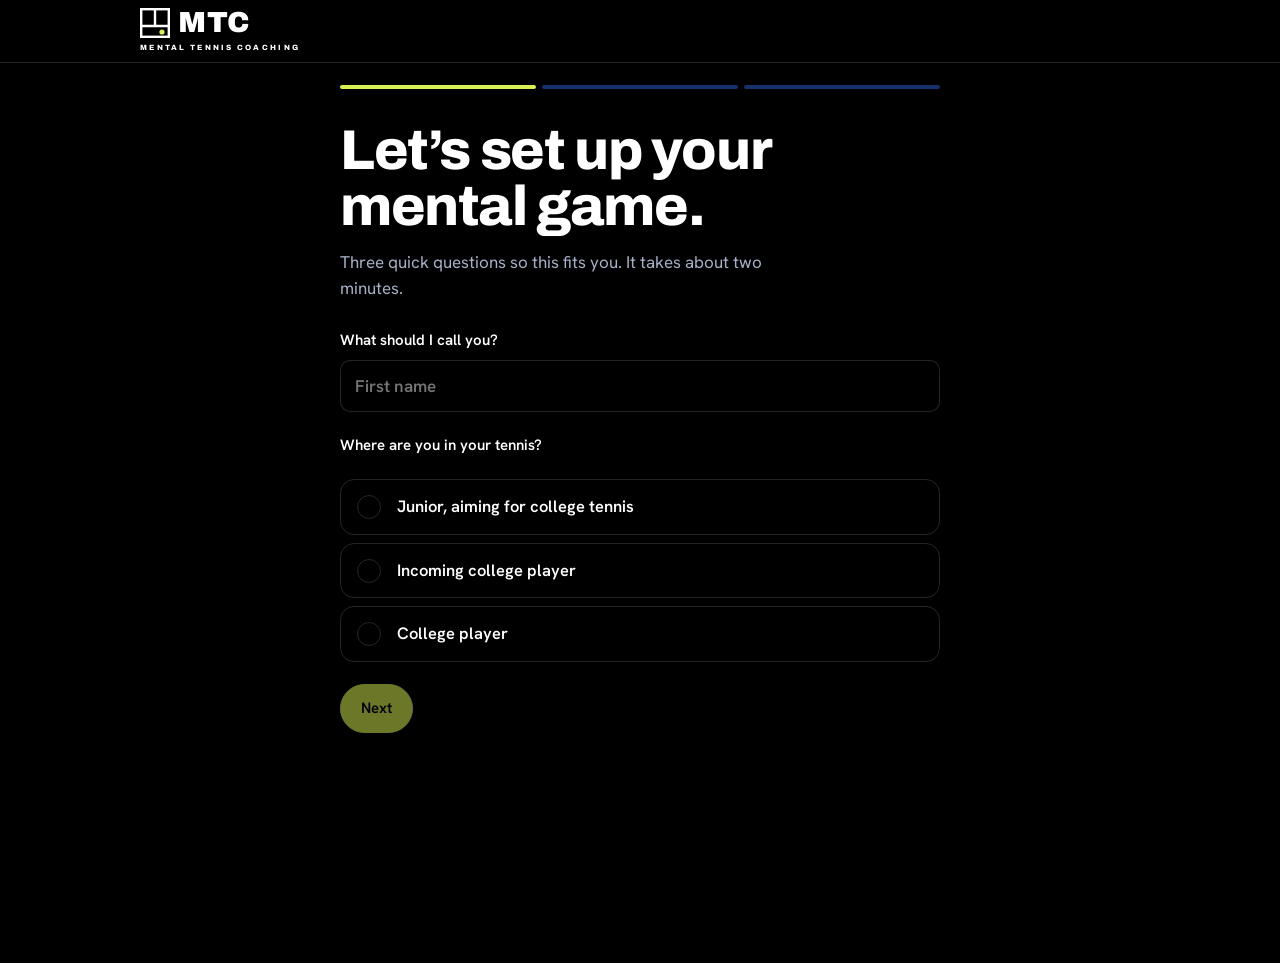
<file: index.html>
<!doctype html>
<html lang="en">
<head>
<meta charset="utf-8">
<meta name="viewport" content="width=device-width,initial-scale=1,viewport-fit=cover">
<title>MTC: Mental Tennis Coaching</title>
<meta name="description" content="Train the mental side of your tennis. Roadmap, journal, weekly reflection and lessons from Bendix.">
<meta name="theme-color" content="#000000">
<link rel="manifest" href="manifest.webmanifest">
<link rel="icon" href="icons/icon-192.png">
<link rel="apple-touch-icon" href="icons/apple-touch-icon.png">
<meta name="apple-mobile-web-app-capable" content="yes">
<meta name="mobile-web-app-capable" content="yes">
<meta name="apple-mobile-web-app-title" content="MTC">
<meta name="apple-mobile-web-app-status-bar-style" content="black">
<link rel="preconnect" href="https://fonts.googleapis.com">
<link rel="preconnect" href="https://fonts.gstatic.com" crossorigin>
<link rel="stylesheet" href="https://fonts.googleapis.com/css2?family=Archivo:wght@600;700;800;900&family=Hanken+Grotesk:wght@400;500;600;700&display=swap">
<link rel="stylesheet" href="app.css">
</head>
<body>
<header class="bar" id="topbar"><div class="wrap">
  <a class="mark" href="#roadmap" aria-label="MTC, Mental Tennis Coaching, home">
    <span class="mtop"><svg width="30" height="30" viewBox="0 0 30 30" aria-hidden="true"><rect x="1.2" y="1.2" width="27.6" height="27.6" fill="none" stroke="#FFFFFF" stroke-width="2.4"/><path d="M15 1v17M1 18h28" stroke="#FFFFFF" stroke-width="2.4"/><circle cx="22" cy="24" r="2.6" fill="#D7EF4F"/></svg><span class="mw">MTC</span></span>
    <span class="msub">MENTAL TENNIS COACHING</span>
  </a>
  <nav class="tabs" aria-label="Sections">
    <a href="#roadmap" data-tab="roadmap">Roadmap</a>
    <a href="#foundation" data-tab="foundation">Foundation</a>
    <a href="#journal" data-tab="journal">Journal</a>
    <a href="#classroom" data-tab="classroom">Classroom</a>
    <a href="#community" data-tab="community">Community</a>
  </nav>
</div></header>

<main id="app"></main>

<nav class="bottom" id="bottomnav" aria-label="Sections">
  <a href="#roadmap" data-tab="roadmap"><svg viewBox="0 0 24 24" aria-hidden="true"><path d="M4 19V5l5 2 6-2 5 2v14l-5-2-6 2-5-2z"/><path d="M9 7v14M15 5v12"/></svg><span>Roadmap</span></a>
  <a href="#foundation" data-tab="foundation"><svg viewBox="0 0 24 24" aria-hidden="true"><rect x="4" y="4" width="16" height="16"/><path d="M12 4v10M4 14h16"/></svg><span>Foundation</span></a>
  <a href="#journal" data-tab="journal"><svg viewBox="0 0 24 24" aria-hidden="true"><path d="M6 3h12v18H6z"/><path d="M9 8h6M9 12h6M9 16h4"/></svg><span>Journal</span></a>
  <a href="#classroom" data-tab="classroom"><svg viewBox="0 0 24 24" aria-hidden="true"><rect x="3" y="5" width="18" height="14" rx="2"/><path d="M10 9l5 3-5 3z"/></svg><span>Classroom</span></a>
  <a href="#community" data-tab="community"><svg viewBox="0 0 24 24" aria-hidden="true"><circle cx="9" cy="9" r="3"/><circle cx="17" cy="10" r="2.5"/><path d="M3 20c0-3.5 2.5-6 6-6s6 2.5 6 6M15 15c3 0 6 1.5 6 5"/></svg><span>Community</span></a>
</nav>

<div id="rehearse" class="rehearse" hidden role="dialog" aria-modal="true" aria-label="Rehearse your player identity"></div>
<div id="toast" hidden></div>

<script src="content.js"></script>
<script src="app.js"></script>
</body>
</html>
</file>
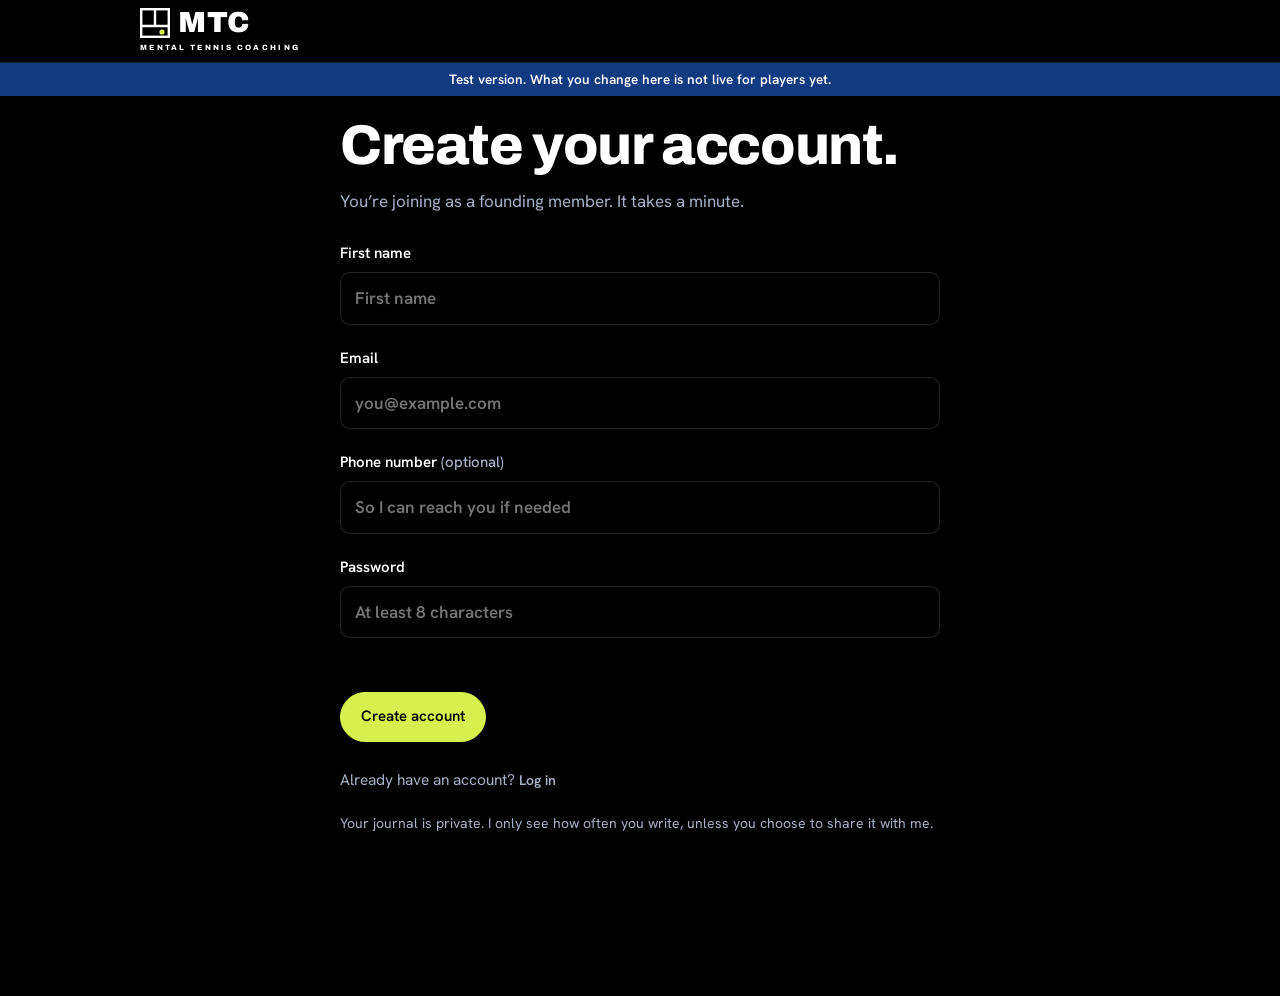
<file: beta/index.html>
<!doctype html>
<html lang="en">
<head>
<meta charset="utf-8">
<meta name="viewport" content="width=device-width,initial-scale=1,viewport-fit=cover">
<title>MTC Beta: Mental Tennis Coaching</title>
<meta name="description" content="Train the mental side of your tennis. Roadmap, journal, weekly reflection and lessons from Bendix.">
<meta name="theme-color" content="#000000">
<link rel="manifest" href="manifest.webmanifest">
<link rel="icon" href="icons/icon-192.png">
<link rel="apple-touch-icon" href="icons/apple-touch-icon.png">
<meta name="apple-mobile-web-app-capable" content="yes">
<meta name="mobile-web-app-capable" content="yes">
<meta name="apple-mobile-web-app-title" content="MTC">
<meta name="apple-mobile-web-app-status-bar-style" content="black">
<link rel="preconnect" href="https://fonts.googleapis.com">
<link rel="preconnect" href="https://fonts.gstatic.com" crossorigin>
<link rel="stylesheet" href="https://fonts.googleapis.com/css2?family=Archivo:wght@600;700;800;900&family=Hanken+Grotesk:wght@400;500;600;700&display=swap">
<link rel="stylesheet" href="app.css">
</head>
<body>
<header class="bar" id="topbar"><div class="wrap">
  <a class="mark" href="#roadmap" aria-label="MTC, Mental Tennis Coaching, home">
    <span class="mtop"><svg width="30" height="30" viewBox="0 0 30 30" aria-hidden="true"><rect x="1.2" y="1.2" width="27.6" height="27.6" fill="none" stroke="#FFFFFF" stroke-width="2.4"/><path d="M15 1v17M1 18h28" stroke="#FFFFFF" stroke-width="2.4"/><circle cx="22" cy="24" r="2.6" fill="#D7EF4F"/></svg><span class="mw">MTC</span></span>
    <span class="msub">MENTAL TENNIS COACHING</span>
  </a>
  <nav class="tabs" aria-label="Sections">
    <a href="#roadmap" data-tab="roadmap">Roadmap</a>
    <a href="#foundation" data-tab="foundation">Foundation</a>
    <a href="#journal" data-tab="journal">Journal</a>
    <a href="#classroom" data-tab="classroom">Classroom</a>
    <a href="#community" data-tab="community">Community</a>
  </nav>
  <div class="barr"><a class="acct" id="coachlink" href="#coach" hidden>Coach</a><a class="acct" id="acct" href="#settings" hidden>Account<i class="dot" id="syncdot" hidden></i></a></div>
</div></header>
<div id="envbar" class="envbar" hidden>Test version. What you change here is not live for players yet.</div>

<main id="app"></main>

<nav class="bottom" id="bottomnav" aria-label="Sections">
  <a href="#roadmap" data-tab="roadmap"><svg viewBox="0 0 24 24" aria-hidden="true"><path d="M4 19V5l5 2 6-2 5 2v14l-5-2-6 2-5-2z"/><path d="M9 7v14M15 5v12"/></svg><span>Roadmap</span></a>
  <a href="#foundation" data-tab="foundation"><svg viewBox="0 0 24 24" aria-hidden="true"><rect x="4" y="4" width="16" height="16"/><path d="M12 4v10M4 14h16"/></svg><span>Foundation</span></a>
  <a href="#journal" data-tab="journal"><svg viewBox="0 0 24 24" aria-hidden="true"><path d="M6 3h12v18H6z"/><path d="M9 8h6M9 12h6M9 16h4"/></svg><span>Journal</span></a>
  <a href="#classroom" data-tab="classroom"><svg viewBox="0 0 24 24" aria-hidden="true"><rect x="3" y="5" width="18" height="14" rx="2"/><path d="M10 9l5 3-5 3z"/></svg><span>Classroom</span></a>
  <a href="#community" data-tab="community"><svg viewBox="0 0 24 24" aria-hidden="true"><circle cx="9" cy="9" r="3"/><circle cx="17" cy="10" r="2.5"/><path d="M3 20c0-3.5 2.5-6 6-6s6 2.5 6 6M15 15c3 0 6 1.5 6 5"/></svg><span>Community</span></a>
</nav>

<div id="rehearse" class="rehearse" hidden role="dialog" aria-modal="true" aria-label="Rehearse your player identity"></div>
<div id="toast" hidden></div>

<script src="config.js"></script>
<script src="version.js"></script>
<script src="vendor/supabase.js"></script>
<script src="content.js"></script>
<script src="app.js"></script>
</body>
</html>
</file>
<file: app.css>
/* MTC design tokens (same as the Mental Tennis Kit)
   Black page, navy hard-court hero, yellow only for "act" (primary buttons) and "you did it" (done, streaks, badges). */
:root{
  --night:#000000;
  --court-bg:#123A80;
  --deep:#0C1E44;
  --raise:#15306A;
  --court:#2F6BD8;
  --court-hi:#7FAEF7;
  --line:#FFFFFF;
  --mute:#A6B1C8;
  --rule:rgba(255,255,255,.14);
  --ball:#D7EF4F;
  --display:"Archivo","Helvetica Neue",Arial,sans-serif;
  --body:"Hanken Grotesk",system-ui,-apple-system,"Segoe UI",sans-serif;
  --navh:64px;
  color-scheme:dark;
}
*{box-sizing:border-box}
html{-webkit-text-size-adjust:100%}
body{margin:0;background:var(--night);color:var(--line);font-family:var(--body);font-size:17px;line-height:1.55;padding-bottom:calc(var(--navh) + env(safe-area-inset-bottom,0px) + 24px)}
body.onboarding{padding-bottom:env(safe-area-inset-bottom,0px)}
.wrap{max-width:1040px;margin:0 auto;padding-inline:20px}
button,input,textarea,select{font:inherit;color:inherit}
button{cursor:pointer}
a{color:var(--court-hi)}
:focus-visible{outline:2px solid var(--court-hi);outline-offset:3px;border-radius:4px}
h1,h2,h3{font-family:var(--display);font-weight:800;letter-spacing:-.025em;margin:0;text-wrap:balance}
.mute{color:var(--mute)}
[hidden]{display:none!important}

/* top bar */
.bar{position:sticky;top:0;z-index:10;background:rgba(0,0,0,.9);backdrop-filter:blur(10px);-webkit-backdrop-filter:blur(10px);border-bottom:1px solid var(--rule);padding-top:env(safe-area-inset-top,0px)}
.bar .wrap{display:flex;align-items:center;justify-content:space-between;gap:16px;min-height:60px}
.mark{display:inline-grid;gap:4px;text-decoration:none;color:var(--line);padding-block:8px}
.mtop{display:flex;align-items:center;gap:8px}
.mark svg{display:block}
.mw{font-family:var(--display);font-size:29px;font-weight:900;letter-spacing:.02em;line-height:.8}
.msub{font-family:var(--display);font-weight:800;font-size:7.6px;letter-spacing:.3em;margin-right:-.3em;white-space:nowrap}
.tabs{display:flex;gap:2px}
.tabs a{text-decoration:none;color:var(--mute);font-weight:600;font-size:15px;padding:18px 12px 16px;border-bottom:2px solid transparent;white-space:nowrap}
.tabs a:hover{color:var(--line)}
.tabs a[aria-current="page"]{color:var(--line);border-bottom-color:var(--ball)}
body.onboarding .tabs{display:none}

/* bottom nav (phones) */
.bottom{position:fixed;left:0;right:0;bottom:0;z-index:12;display:none;background:rgba(0,0,0,.94);backdrop-filter:blur(12px);-webkit-backdrop-filter:blur(12px);border-top:1px solid var(--rule);padding-bottom:env(safe-area-inset-bottom,0px)}
.bottom a{flex:1;display:grid;justify-items:center;gap:3px;padding:9px 2px 8px;text-decoration:none;color:var(--mute);font-size:11.5px;font-weight:600;min-width:0}
.bottom svg{width:24px;height:24px;fill:none;stroke:currentColor;stroke-width:1.8;stroke-linejoin:round;stroke-linecap:round}
.bottom a[aria-current="page"]{color:var(--line)}
.bottom a[aria-current="page"] svg{stroke:var(--ball)}
@media (max-width:720px){
  .tabs{display:none}
  .bottom{display:flex}
}
body.onboarding .bottom{display:none}

/* buttons */
.btn{display:inline-flex;align-items:center;justify-content:center;gap:8px;border:1px solid var(--rule);background:transparent;color:var(--line);border-radius:999px;padding:12px 20px;font-weight:600;font-size:15px;text-decoration:none;min-height:44px}
.btn:hover{background:var(--raise)}
.btn.pri{background:var(--ball);border-color:var(--ball);color:#000}
.btn.pri:hover{background:#C8E33A}
.btn.sm{padding:8px 14px;font-size:14px;min-height:38px}
.btn[disabled]{opacity:.5;cursor:default}
.linkbtn{background:none;border:0;color:var(--mute);font-weight:600;font-size:14px;padding:6px 0}
.linkbtn:hover{color:var(--line)}
.cta{display:flex;flex-wrap:wrap;gap:12px;margin-top:28px}

/* hero */
.hero{position:relative;overflow:hidden;background:var(--court-bg)}
.hero .wrap{position:relative;padding-block:44px 48px}
.courtbg{position:absolute;inset:0;pointer-events:none}
.courtbg svg{width:100%;height:100%}
.hero h1{font-size:clamp(40px,7vw,76px);line-height:.98}
.promise{font-size:clamp(18px,2.2vw,22px);line-height:1.45;margin:18px 0 0;max-width:34ch}
.herogrid{display:grid;grid-template-columns:minmax(0,1.15fr) minmax(0,.85fr);gap:40px;align-items:center}
@media (max-width:820px){.herogrid{grid-template-columns:1fr;gap:28px}}
.bignum{display:grid;gap:4px;justify-items:start;background:rgba(0,0,0,.34);border-radius:18px;padding:22px 24px}
.bignum .n{font-family:var(--display);font-weight:900;font-size:clamp(72px,12vw,110px);line-height:.85;font-variant-numeric:lining-nums}
.bignum .n small{font-size:.32em;color:var(--mute);font-weight:700;margin-left:4px}
.bignum .n.on{color:var(--ball)}
.bignum .l{font-weight:600;font-size:17px}
.bignum .s{color:#D3DCEE;font-size:15px}

/* sections */
.sec{padding-block:44px 16px}
.sech{display:flex;align-items:baseline;justify-content:space-between;gap:16px;flex-wrap:wrap;margin-bottom:22px}
.sech h2{font-size:clamp(32px,5vw,46px);line-height:1.05}
.lead{color:var(--mute);margin:-8px 0 26px;max-width:58ch}

/* roadmap steps */
.steps{display:grid;gap:8px}
.step{display:grid;grid-template-columns:44px minmax(0,1fr) auto;gap:14px;align-items:center;padding:16px;border-radius:14px;background:var(--deep);text-decoration:none;color:var(--line)}
.step:hover{background:var(--raise)}
.step .n{width:36px;height:36px;border-radius:50%;border:1.5px solid var(--rule);display:grid;place-items:center;font-weight:700;font-size:14px;color:var(--mute)}
.step.done .n{background:var(--ball);border-color:var(--ball);color:#000}
.step.next{box-shadow:inset 0 0 0 1.5px var(--court-hi)}
.step .t{font-weight:700;font-size:17px}
.step .s{font-size:14px;color:var(--mute);margin-top:1px}
.step .r{font-size:14px;color:var(--mute);white-space:nowrap}
.rulegrid{display:grid;grid-template-columns:repeat(auto-fit,minmax(240px,1fr));gap:16px}
.rulecard{border-top:3px solid var(--ball);padding-top:14px}
.rulecard b{display:block;font-family:var(--display);font-weight:800;font-size:22px;margin-bottom:4px}
.rulecard p{margin:0;color:var(--mute);font-size:16px}
.results{display:grid;grid-template-columns:repeat(auto-fit,minmax(260px,1fr));gap:14px}
.result{background:var(--deep);border-radius:16px;padding:20px}
.result b{display:block;font-size:15px;color:var(--mute);font-weight:600;margin-bottom:6px}
.result p{margin:0;font-family:var(--display);font-weight:800;font-size:22px;line-height:1.2}
.card{background:var(--deep);border-radius:16px;padding:22px;display:grid;gap:10px}
.card h3{font-size:24px}
.card p{margin:0;color:var(--mute);font-size:15.5px}
.install .row{display:flex;gap:16px;align-items:center;justify-content:space-between;flex-wrap:wrap}

/* onboarding */
.ob{min-height:100vh;display:grid;align-content:start;background:var(--night)}
.ob .top{padding:22px 20px 0;max-width:640px;margin:0 auto;width:100%}
.ob .dots{display:flex;gap:6px;margin-bottom:34px}
.ob .dots i{height:4px;flex:1;border-radius:2px;background:var(--raise)}
.ob .dots i.on{background:var(--ball)}
.ob main{max-width:640px;margin:0 auto;width:100%;padding:0 20px 40px}
.ob h1{font-size:clamp(36px,8vw,56px);line-height:1}
.ob .sub{color:var(--mute);margin:14px 0 28px;max-width:46ch}
.choices{display:grid;gap:8px;margin-bottom:22px}
.choice{display:grid;grid-template-columns:28px minmax(0,1fr);gap:12px;align-items:center;text-align:left;border:1px solid var(--rule);background:transparent;border-radius:14px;padding:14px 16px;font-weight:600;font-size:16.5px}
.choice .box{width:24px;height:24px;border-radius:50%;border:1.5px solid var(--rule);display:grid;place-items:center;font-size:14px;color:#000}
.choice[aria-pressed="true"]{border-color:var(--ball);background:rgba(215,239,79,.07)}
.choice[aria-pressed="true"] .box{background:var(--ball);border-color:var(--ball)}
.choice:hover{border-color:rgba(255,255,255,.4)}
.f{display:grid;gap:7px;font-size:15px;font-weight:600;margin-bottom:22px}
.field{width:100%;min-width:0;background:var(--night);border:1px solid var(--rule);border-radius:10px;padding:12px 14px;color:var(--line);font-size:17px}
.field:focus{border-color:var(--court-hi);outline:none}
textarea.field{min-height:96px;resize:vertical;line-height:1.5}

/* classroom */
.overall{display:flex;align-items:center;gap:14px;color:var(--mute);font-size:15px;font-variant-numeric:tabular-nums}
.track{height:6px;border-radius:3px;background:var(--raise);overflow:hidden;width:140px}
.track i{display:block;height:100%;background:var(--court)}
.module{border-top:1px solid var(--rule);padding-block:24px}
.module:last-child{border-bottom:1px solid var(--rule)}
.mhead{display:flex;justify-content:space-between;align-items:baseline;gap:16px;flex-wrap:wrap;margin-bottom:14px}
.mhead h3{font-size:26px}
.lessons{display:grid;gap:2px}
.lrow{display:grid;grid-template-columns:44px minmax(0,1fr) auto;gap:14px;align-items:center;padding:14px 16px;border-radius:12px;background:var(--deep);text-decoration:none;color:var(--line)}
.lrow:hover{background:var(--raise)}
.lrow .n{width:36px;height:36px;border-radius:50%;border:1.5px solid var(--rule);display:grid;place-items:center;font-weight:700;font-size:14px;font-variant-numeric:tabular-nums;color:var(--mute)}
.lrow.done .n{background:var(--ball);border-color:var(--ball);color:#000}
.lrow .t{font-weight:600;overflow-wrap:anywhere}
.lrow .s{font-size:14px;color:var(--mute)}
.lrow .r{font-size:14px;color:var(--mute);white-space:nowrap}
.back{display:inline-flex;gap:6px;align-items:center;color:var(--mute);text-decoration:none;font-weight:600;font-size:15px;margin-bottom:20px;background:none;border:0;padding:0}
.back:hover{color:var(--line)}
.lesson h2{font-size:clamp(32px,5.4vw,52px);line-height:1.04;margin-bottom:8px}
.vid{position:relative;aspect-ratio:16/9;max-width:100%;border-radius:14px;overflow:hidden;background:var(--deep);border:1px solid var(--rule);margin-block:22px}
.vid iframe{position:absolute;inset:0;width:100%;height:100%;border:0}
.soon{position:absolute;inset:0;display:grid;place-items:center;text-align:center;padding:20px;color:var(--mute)}
.soon b{display:block;font-family:var(--display);font-weight:800;font-size:28px;color:var(--line);margin-bottom:4px}
.lbody{display:grid;grid-template-columns:minmax(0,1.4fr) minmax(0,1fr);gap:28px;align-items:start}
@media (max-width:760px){.lbody{grid-template-columns:1fr}}
.lbody p{margin:0;font-size:18px;max-width:58ch}
.try{border-left:3px solid var(--ball);padding:4px 0 4px 18px}
.try b{display:block;font-family:var(--display);font-weight:800;font-size:22px;margin-bottom:4px}
.try .btn{margin-top:12px}
.lnav{display:flex;flex-wrap:wrap;gap:12px;justify-content:space-between;align-items:center;margin-top:30px;padding-top:20px;border-top:1px solid var(--rule)}
.routines{display:grid;grid-template-columns:repeat(auto-fit,minmax(270px,1fr));gap:16px}
.routine{background:var(--deep);border-radius:16px;padding:22px;display:grid;gap:10px;align-content:start}
.routine h3{font-size:26px;line-height:1.1}
.routine .when{color:var(--mute);font-size:15px}
.routine ol{margin:6px 0 0;padding-left:22px;display:grid;gap:8px}
.routine li::marker{color:var(--court-hi);font-weight:700}

/* foundation */
.fgrid{display:grid;grid-template-columns:repeat(auto-fit,minmax(280px,1fr));gap:16px}
.fcard{display:grid;gap:10px;background:var(--deep);border-radius:18px;padding:24px;text-decoration:none;color:var(--line);align-content:start}
.fcard:hover{background:var(--raise)}
.fcard h3{font-size:28px}
.fcard p{margin:0;color:var(--mute);font-size:16px}
.fcard .tag{justify-self:start;font-size:13px;font-weight:700;border-radius:999px;padding:4px 12px;border:1px solid var(--rule);color:var(--mute)}
.fcard .tag.ok{background:var(--ball);border-color:var(--ball);color:#000}
.prompts{margin:0;padding-left:22px;display:grid;gap:6px;color:var(--mute)}
.prompts li::marker{color:var(--court-hi)}
details.ex{background:var(--deep);border-radius:14px;padding:4px 18px}
details.ex summary{cursor:pointer;font-weight:700;padding:12px 0;list-style:none}
details.ex summary::-webkit-details-marker{display:none}
details.ex summary::after{content:"+";float:right;color:var(--mute)}
details.ex[open] summary::after{content:"–"}
details.ex p{margin:0 0 16px;color:#D3DCEE;font-size:16px;line-height:1.65}
.editor{width:100%;background:var(--deep);border:1px solid var(--rule);border-radius:14px;padding:16px;color:var(--line);font-size:17px;line-height:1.65;min-height:260px;resize:vertical}
.editor:focus{outline:none;border-color:var(--court-hi)}
.saved{font-size:14px;color:var(--mute);min-height:1.4em}
.ver{border-top:1px solid var(--rule);padding-block:14px;display:grid;gap:6px}
.ver .h{display:flex;justify-content:space-between;gap:10px;align-items:baseline;font-size:14px;color:var(--mute)}
.ver p{margin:0;font-size:15px;color:#D3DCEE;display:-webkit-box;-webkit-line-clamp:3;-webkit-box-orient:vertical;overflow:hidden;white-space:pre-wrap}
.phrases{display:grid;gap:10px}
.phrase{display:grid;grid-template-columns:minmax(0,1fr) auto;gap:10px;align-items:center}
.addrow{display:grid;grid-template-columns:minmax(0,1fr) auto;gap:10px}
.chips{display:flex;flex-wrap:wrap;gap:8px}
.chip{border:1px solid var(--rule);background:transparent;border-radius:999px;padding:8px 14px;font-size:14.5px;font-weight:600;color:var(--mute);text-align:left}
.chip:hover{color:var(--line);border-color:rgba(255,255,255,.4)}
.rehearse{position:fixed;inset:0;z-index:40;background:var(--court-bg);overflow-y:auto;padding:calc(24px + env(safe-area-inset-top,0px)) 24px calc(32px + env(safe-area-inset-bottom,0px))}
.rehearse .in{max-width:720px;margin:0 auto;display:grid;gap:22px}
.rehearse h2{font-size:clamp(30px,6vw,48px);line-height:1.05}
.rehearse p{font-size:clamp(19px,3.6vw,24px);line-height:1.6;margin:0;white-space:pre-wrap}
.rehearse .lead2{color:#D3DCEE;font-size:15px}

/* journal */
.seg{display:inline-flex;border:1px solid var(--rule);border-radius:999px;padding:3px}
.seg button,.seg a{border:0;background:none;color:var(--mute);font-weight:600;font-size:15px;padding:8px 18px;border-radius:999px;text-decoration:none}
.seg [aria-pressed="true"],.seg [aria-current="true"]{background:var(--line);color:#000}
.streak{display:grid;grid-template-columns:auto minmax(0,1fr);gap:28px;align-items:center;background:var(--deep);border-radius:18px;padding:24px 26px;margin-bottom:20px}
.flame{font-family:var(--display);font-weight:900;font-size:clamp(70px,12vw,110px);line-height:.8;font-variant-numeric:lining-nums}
.flame.on{color:var(--ball)}
.streak .lbl{font-size:18px;font-weight:600}
.streak .sub{color:var(--mute);font-size:15px;margin-top:2px}
.days{display:flex;gap:6px;margin-top:14px;flex-wrap:wrap}
.days span{width:30px;height:30px;border-radius:50%;border:1.5px solid var(--rule);display:grid;place-items:center;font-size:11px;font-weight:700;color:var(--mute)}
.days span.on{background:var(--ball);border-color:var(--ball);color:var(--night)}
.days span.today{border-color:var(--court-hi)}
@media (max-width:560px){.streak{grid-template-columns:1fr;gap:12px;padding:22px}}
.badges{display:grid;grid-template-columns:repeat(auto-fill,minmax(140px,1fr));gap:10px;margin-bottom:32px}
.badge{border:1.5px dashed var(--rule);border-radius:14px;padding:14px;display:grid;gap:6px;justify-items:start;color:var(--mute)}
.badge .ic{width:36px;height:36px;border-radius:50%;border:1.5px solid var(--rule);display:grid;place-items:center;font-weight:800;font-size:14px}
.badge b{font-size:15px;color:var(--mute);font-weight:600;line-height:1.25}
.badge small{font-size:13px}
.badge.got{border-style:solid;border-color:rgba(215,239,79,.45);background:rgba(215,239,79,.06)}
.badge.got .ic{background:var(--ball);border-color:var(--ball);color:var(--night)}
.badge.got b{color:var(--line)}
.jgrid{display:grid;grid-template-columns:minmax(0,1fr) minmax(0,1fr);gap:56px;align-items:start;border-top:1px solid var(--rule);padding-top:34px}
@media (max-width:860px){.jgrid{grid-template-columns:1fr;gap:44px}}
.jform,.jlist{display:grid;gap:30px;min-width:0;align-content:start}
.jlist{gap:18px}
.jform h3,.jlist h3{font-size:28px}
.jmeta{display:flex;flex-wrap:wrap;gap:14px 24px;align-items:center;margin-top:-12px}
.jdate{display:flex;align-items:center;gap:10px;font-size:15px}
.jdate input{background:transparent;border:0;border-bottom:1px solid var(--rule);color:var(--line);padding:6px 0;font-size:16px;color-scheme:dark}
.jdate input:focus{outline:none;border-bottom-color:var(--line)}
.qb{display:grid;gap:12px}
.qt{font-family:var(--display);font-weight:800;font-size:20px;line-height:1.25;letter-spacing:-.01em}
.qt small{display:block;font-family:var(--body);font-weight:500;font-size:14px;color:var(--mute);letter-spacing:0;margin-top:3px}
.line{width:100%;background:transparent;border:0;border-bottom:1px solid rgba(255,255,255,.24);color:var(--line);padding:6px 0 10px;font-size:17px;line-height:1.55;resize:vertical;min-height:80px}
.line::placeholder{color:rgba(166,177,200,.55)}
.line:focus{outline:none;border-bottom-color:var(--line)}
.scale{display:grid;grid-template-columns:repeat(11,minmax(0,1fr));gap:4px}
.scale button{border:1px solid var(--rule);background:transparent;border-radius:10px;padding:12px 0;font-weight:700;font-size:16px;font-variant-numeric:tabular-nums}
.scale button:hover{border-color:rgba(255,255,255,.4)}
.scale button[aria-pressed="true"]{background:var(--ball);border-color:var(--ball);color:#000}
.ends{display:flex;justify-content:space-between;font-size:13px;color:var(--mute);margin-top:-4px}
.sdesc{color:var(--mute);font-size:15px;min-height:1.5em}
.yn{display:inline-flex;gap:8px}
.yn button{border:1px solid var(--rule);background:transparent;border-radius:999px;padding:10px 24px;font-weight:700}
.yn button[aria-pressed="true"]{background:var(--ball);border-color:var(--ball);color:#000}
.focusbox{background:var(--deep);border-radius:14px;padding:16px 18px;display:grid;gap:6px}
.focusbox b{font-family:var(--display);font-weight:800;font-size:18px}
.focusbox ul{margin:0;padding-left:20px;color:#D3DCEE}
.chart svg{display:block;width:100%;height:auto}
.entry{border-top:1px solid var(--rule);padding-block:16px;display:grid;gap:8px}
.entry:first-of-type{border-top:0;padding-top:4px}
.entry .h{display:flex;justify-content:space-between;align-items:baseline;gap:10px}
.entry .score{font-family:var(--display);font-weight:800;font-size:30px;line-height:1;color:var(--court-hi)}
.entry .q{font-size:13px;color:var(--mute);font-weight:600}
.entry p{margin:0;white-space:pre-wrap;overflow-wrap:anywhere;font-size:15px}
.stats{display:grid;grid-template-columns:repeat(auto-fit,minmax(130px,1fr));gap:10px}
.stat{background:var(--deep);border-radius:14px;padding:16px}
.stat .v{font-family:var(--display);font-weight:900;font-size:40px;line-height:1;font-variant-numeric:lining-nums}
.stat .v small{font-size:16px;color:var(--mute);font-weight:700}
.stat .k{font-size:14px;color:var(--mute);margin-top:6px}
.goalrow{display:grid;grid-template-columns:minmax(0,1fr);gap:8px}

/* community */
.cbanner{position:relative;overflow:hidden;background:var(--court-bg)}
.cbanner .wrap{position:relative;padding-block:48px 52px}
.cgrid{display:grid;grid-template-columns:minmax(0,1.2fr) minmax(0,.8fr);gap:36px;align-items:center}
@media (max-width:820px){.cgrid{grid-template-columns:1fr}}
.cbanner h2{font-size:clamp(44px,7vw,80px);line-height:.95}
.joincard{background:#000;border-radius:18px;padding:24px;display:grid;gap:12px}
.joincard b{font-family:var(--display);font-weight:800;font-size:22px;display:block}
.joincard p{margin:0 0 6px;color:var(--mute);font-size:15px}
.cgrid2{display:grid;grid-template-columns:minmax(0,1.2fr) minmax(0,.8fr);gap:48px}
@media (max-width:820px){.cgrid2{grid-template-columns:1fr;gap:36px}}
.chan{display:grid;grid-template-columns:28px minmax(0,1fr);gap:10px;padding:14px 0;border-top:1px solid var(--rule)}
.chan:first-child{border-top:0;padding-top:0}
.chan .hash{font-family:var(--display);font-weight:800;font-size:22px;color:var(--mute);line-height:1.1}
.chan p{margin:2px 0 0;color:var(--mute);font-size:15px}
.rules{margin:0;padding-left:22px;display:grid;gap:12px}
.rules li::marker{color:var(--court-hi);font-weight:700}

footer{border-top:1px solid var(--rule);margin-top:56px}
footer .wrap{display:flex;flex-wrap:wrap;gap:20px;justify-content:space-between;align-items:center;padding-block:32px 36px}
footer p{margin:0;max-width:46ch}
footer .fin{font-family:var(--display);font-weight:800;font-size:26px;margin-bottom:4px}
.tools{display:flex;gap:14px;flex-wrap:wrap;margin-top:18px}

#toast{position:fixed;left:50%;bottom:calc(var(--navh) + 18px + env(safe-area-inset-bottom,0px));transform:translateX(-50%);background:var(--line);color:var(--night);padding:12px 18px;border-radius:12px;font-weight:600;font-size:15px;max-width:calc(100% - 32px);z-index:50;box-shadow:0 10px 40px rgba(0,0,0,.4)}
#toast.badge-earned{background:var(--ball)}
@media (min-width:721px){#toast{bottom:24px}}
@media (prefers-reduced-motion:no-preference){
  #toast{animation:pop .35s ease-out}
  @keyframes pop{from{opacity:0;transform:translate(-50%,12px)}to{opacity:1;transform:translate(-50%,0)}}
}
</file>
<file: beta/app.css>
/* MTC design tokens (same as the Mental Tennis Kit)
   Black page, navy hard-court hero, yellow only for "act" (primary buttons) and "you did it" (done, streaks, badges). */
:root{
  --night:#000000;
  --court-bg:#123A80;
  --deep:#0C1E44;
  --raise:#15306A;
  --court:#2F6BD8;
  --court-hi:#7FAEF7;
  --line:#FFFFFF;
  --mute:#A6B1C8;
  --rule:rgba(255,255,255,.14);
  --ball:#D7EF4F;
  --display:"Archivo","Helvetica Neue",Arial,sans-serif;
  --body:"Hanken Grotesk",system-ui,-apple-system,"Segoe UI",sans-serif;
  --navh:64px;
  color-scheme:dark;
}
*{box-sizing:border-box}
html{-webkit-text-size-adjust:100%}
body{margin:0;background:var(--night);color:var(--line);font-family:var(--body);font-size:17px;line-height:1.55;padding-bottom:calc(var(--navh) + env(safe-area-inset-bottom,0px) + 24px)}
body.onboarding{padding-bottom:env(safe-area-inset-bottom,0px)}
.wrap{max-width:1040px;margin:0 auto;padding-inline:20px}
button,input,textarea,select{font:inherit;color:inherit}
button{cursor:pointer}
a{color:var(--court-hi)}
:focus-visible{outline:2px solid var(--court-hi);outline-offset:3px;border-radius:4px}
h1,h2,h3{font-family:var(--display);font-weight:800;letter-spacing:-.025em;margin:0;text-wrap:balance}
.mute{color:var(--mute)}
[hidden]{display:none!important}

/* top bar */
.bar{position:sticky;top:0;z-index:10;background:rgba(0,0,0,.9);backdrop-filter:blur(10px);-webkit-backdrop-filter:blur(10px);border-bottom:1px solid var(--rule);padding-top:env(safe-area-inset-top,0px)}
.bar .wrap{display:flex;align-items:center;justify-content:space-between;gap:16px;min-height:60px}
.mark{display:inline-grid;gap:4px;text-decoration:none;color:var(--line);padding-block:8px}
.mtop{display:flex;align-items:center;gap:8px}
.mark svg{display:block}
.mw{font-family:var(--display);font-size:29px;font-weight:900;letter-spacing:.02em;line-height:.8}
.msub{font-family:var(--display);font-weight:800;font-size:7.6px;letter-spacing:.3em;margin-right:-.3em;white-space:nowrap}
.tabs{display:flex;gap:2px}
.tabs a{text-decoration:none;color:var(--mute);font-weight:600;font-size:15px;padding:18px 12px 16px;border-bottom:2px solid transparent;white-space:nowrap}
.tabs a:hover{color:var(--line)}
.tabs a[aria-current="page"]{color:var(--line);border-bottom-color:var(--ball)}
body.onboarding .tabs{display:none}

/* bottom nav (phones) */
.bottom{position:fixed;left:0;right:0;bottom:0;z-index:12;display:none;background:rgba(0,0,0,.94);backdrop-filter:blur(12px);-webkit-backdrop-filter:blur(12px);border-top:1px solid var(--rule);padding-bottom:env(safe-area-inset-bottom,0px)}
.bottom a{flex:1;display:grid;justify-items:center;gap:3px;padding:9px 2px 8px;text-decoration:none;color:var(--mute);font-size:11.5px;font-weight:600;min-width:0}
.bottom svg{width:24px;height:24px;fill:none;stroke:currentColor;stroke-width:1.8;stroke-linejoin:round;stroke-linecap:round}
.bottom a[aria-current="page"]{color:var(--line)}
.bottom a[aria-current="page"] svg{stroke:var(--ball)}
@media (max-width:900px){
  .tabs{display:none}
  .bottom{display:flex}
}
body.onboarding .bottom{display:none}

/* buttons */
.btn{display:inline-flex;align-items:center;justify-content:center;gap:8px;border:1px solid var(--rule);background:transparent;color:var(--line);border-radius:999px;padding:12px 20px;font-weight:600;font-size:15px;text-decoration:none;min-height:44px}
.btn:hover{background:var(--raise)}
.btn.pri{background:var(--ball);border-color:var(--ball);color:#000}
.btn.pri:hover{background:#C8E33A}
.btn.sm{padding:8px 14px;font-size:14px;min-height:38px}
.btn[disabled]{opacity:.5;cursor:default}
.linkbtn{background:none;border:0;color:var(--mute);font-weight:600;font-size:14px;padding:6px 0}
.linkbtn:hover{color:var(--line)}
.cta{display:flex;flex-wrap:wrap;gap:12px;margin-top:28px}

/* hero */
.hero{position:relative;overflow:hidden;background:var(--court-bg)}
.hero .wrap{position:relative;padding-block:44px 48px}
.courtbg{position:absolute;inset:0;pointer-events:none}
.courtbg svg{width:100%;height:100%}
.hero h1{font-size:clamp(40px,7vw,76px);line-height:.98}
.promise{font-size:clamp(18px,2.2vw,22px);line-height:1.45;margin:18px 0 0;max-width:34ch}
.herogrid{display:grid;grid-template-columns:minmax(0,1.15fr) minmax(0,.85fr);gap:40px;align-items:center}
@media (max-width:820px){.herogrid{grid-template-columns:1fr;gap:28px}}
.bignum{display:grid;gap:4px;justify-items:start;background:rgba(0,0,0,.34);border-radius:18px;padding:22px 24px}
.bignum .n{font-family:var(--display);font-weight:900;font-size:clamp(72px,12vw,110px);line-height:.85;font-variant-numeric:lining-nums}
.bignum .n small{font-size:.32em;color:var(--mute);font-weight:700;margin-left:4px}
.bignum .n.on{color:var(--ball)}
.bignum .l{font-weight:600;font-size:17px}
.bignum .s{color:#D3DCEE;font-size:15px}

/* sections */
.sec{padding-block:44px 16px}
.sech{display:flex;align-items:baseline;justify-content:space-between;gap:16px;flex-wrap:wrap;margin-bottom:22px}
.sech h2{font-size:clamp(32px,5vw,46px);line-height:1.05}
.lead{color:var(--mute);margin:-8px 0 26px;max-width:58ch}

/* roadmap steps */
.steps{display:grid;gap:8px}
.step{display:grid;grid-template-columns:44px minmax(0,1fr) auto;gap:14px;align-items:center;padding:16px;border-radius:14px;background:var(--deep);text-decoration:none;color:var(--line)}
.step:hover{background:var(--raise)}
.step .n{width:36px;height:36px;border-radius:50%;border:1.5px solid var(--rule);display:grid;place-items:center;font-weight:700;font-size:14px;color:var(--mute)}
.step.done .n{background:var(--ball);border-color:var(--ball);color:#000}
.step.next{box-shadow:inset 0 0 0 1.5px var(--court-hi)}
.step .t{font-weight:700;font-size:17px}
.step .s{font-size:14px;color:var(--mute);margin-top:1px}
.step .r{font-size:14px;color:var(--mute);white-space:nowrap}
.rulegrid{display:grid;grid-template-columns:repeat(auto-fit,minmax(240px,1fr));gap:16px}
.rulecard{border-top:3px solid var(--ball);padding-top:14px}
.rulecard b{display:block;font-family:var(--display);font-weight:800;font-size:22px;margin-bottom:4px}
.rulecard p{margin:0;color:var(--mute);font-size:16px}
.results{display:grid;grid-template-columns:repeat(auto-fit,minmax(260px,1fr));gap:14px}
.result{background:var(--deep);border-radius:16px;padding:20px}
.result b{display:block;font-size:15px;color:var(--mute);font-weight:600;margin-bottom:6px}
.result p{margin:0;font-family:var(--display);font-weight:800;font-size:22px;line-height:1.2}
.card{background:var(--deep);border-radius:16px;padding:22px;display:grid;gap:10px}
.card h3{font-size:24px}
.card p{margin:0;color:var(--mute);font-size:15.5px}
.install .row{display:flex;gap:16px;align-items:center;justify-content:space-between;flex-wrap:wrap}

/* onboarding */
.ob{min-height:100vh;display:grid;align-content:start;background:var(--night)}
.ob .top{padding:22px 20px 0;max-width:640px;margin:0 auto;width:100%}
.ob .dots{display:flex;gap:6px;margin-bottom:34px}
.ob .dots i{height:4px;flex:1;border-radius:2px;background:var(--raise)}
.ob .dots i.on{background:var(--ball)}
.ob main{max-width:640px;margin:0 auto;width:100%;padding:0 20px 40px}
.ob h1{font-size:clamp(36px,8vw,56px);line-height:1}
.ob .sub{color:var(--mute);margin:14px 0 28px;max-width:46ch}
.choices{display:grid;gap:8px;margin-bottom:22px}
.choice{display:grid;grid-template-columns:28px minmax(0,1fr);gap:12px;align-items:center;text-align:left;border:1px solid var(--rule);background:transparent;border-radius:14px;padding:14px 16px;font-weight:600;font-size:16.5px}
.choice .box{width:24px;height:24px;border-radius:50%;border:1.5px solid var(--rule);display:grid;place-items:center;font-size:14px;color:#000}
.choice[aria-pressed="true"]{border-color:var(--ball);background:rgba(215,239,79,.07)}
.choice[aria-pressed="true"] .box{background:var(--ball);border-color:var(--ball)}
.choice:hover{border-color:rgba(255,255,255,.4)}
.f{display:grid;gap:7px;font-size:15px;font-weight:600;margin-bottom:22px}
.field{width:100%;min-width:0;background:var(--night);border:1px solid var(--rule);border-radius:10px;padding:12px 14px;color:var(--line);font-size:17px}
.field:focus{border-color:var(--court-hi);outline:none}
textarea.field{min-height:96px;resize:vertical;line-height:1.5}

/* classroom */
.overall{display:flex;align-items:center;gap:14px;color:var(--mute);font-size:15px;font-variant-numeric:tabular-nums}
.track{height:6px;border-radius:3px;background:var(--raise);overflow:hidden;width:140px}
.track i{display:block;height:100%;background:var(--court)}
.module{border-top:1px solid var(--rule);padding-block:24px}
.module:last-child{border-bottom:1px solid var(--rule)}
.mhead{display:flex;justify-content:space-between;align-items:baseline;gap:16px;flex-wrap:wrap;margin-bottom:14px}
.mhead h3{font-size:26px}
.lessons{display:grid;gap:2px}
.lrow{display:grid;grid-template-columns:44px minmax(0,1fr) auto;gap:14px;align-items:center;padding:14px 16px;border-radius:12px;background:var(--deep);text-decoration:none;color:var(--line)}
.lrow:hover{background:var(--raise)}
.lrow .n{width:36px;height:36px;border-radius:50%;border:1.5px solid var(--rule);display:grid;place-items:center;font-weight:700;font-size:14px;font-variant-numeric:tabular-nums;color:var(--mute)}
.lrow.done .n{background:var(--ball);border-color:var(--ball);color:#000}
.lrow .t{font-weight:600;overflow-wrap:anywhere}
.lrow .s{font-size:14px;color:var(--mute)}
.lrow .r{font-size:14px;color:var(--mute);white-space:nowrap}
.back{display:inline-flex;gap:6px;align-items:center;color:var(--mute);text-decoration:none;font-weight:600;font-size:15px;margin-bottom:20px;background:none;border:0;padding:0}
.back:hover{color:var(--line)}
.lesson h2{font-size:clamp(32px,5.4vw,52px);line-height:1.04;margin-bottom:8px}
.vid{position:relative;aspect-ratio:16/9;max-width:100%;border-radius:14px;overflow:hidden;background:var(--deep);border:1px solid var(--rule);margin-block:22px}
.vid iframe{position:absolute;inset:0;width:100%;height:100%;border:0}
.soon{position:absolute;inset:0;display:grid;place-items:center;text-align:center;padding:20px;color:var(--mute)}
.soon b{display:block;font-family:var(--display);font-weight:800;font-size:28px;color:var(--line);margin-bottom:4px}
.lbody{display:grid;grid-template-columns:minmax(0,1.4fr) minmax(0,1fr);gap:28px;align-items:start}
@media (max-width:760px){.lbody{grid-template-columns:1fr}}
.lbody p{margin:0;font-size:18px;max-width:58ch}
.try{border-left:3px solid var(--ball);padding:4px 0 4px 18px}
.try b{display:block;font-family:var(--display);font-weight:800;font-size:22px;margin-bottom:4px}
.try .btn{margin-top:12px}
.lnav{display:flex;flex-wrap:wrap;gap:12px;justify-content:space-between;align-items:center;margin-top:30px;padding-top:20px;border-top:1px solid var(--rule)}
.routines{display:grid;grid-template-columns:repeat(auto-fit,minmax(270px,1fr));gap:16px}
.routine{background:var(--deep);border-radius:16px;padding:22px;display:grid;gap:10px;align-content:start}
.routine h3{font-size:26px;line-height:1.1}
.routine .when{color:var(--mute);font-size:15px}
.routine ol{margin:6px 0 0;padding-left:22px;display:grid;gap:8px}
.routine li::marker{color:var(--court-hi);font-weight:700}

/* foundation */
.fgrid{display:grid;grid-template-columns:repeat(auto-fit,minmax(280px,1fr));gap:16px}
.fcard{display:grid;gap:10px;background:var(--deep);border-radius:18px;padding:24px;text-decoration:none;color:var(--line);align-content:start}
.fcard:hover{background:var(--raise)}
.fcard h3{font-size:28px}
.fcard p{margin:0;color:var(--mute);font-size:16px}
.fcard .tag{justify-self:start;font-size:13px;font-weight:700;border-radius:999px;padding:4px 12px;border:1px solid var(--rule);color:var(--mute)}
.fcard .tag.ok{background:var(--ball);border-color:var(--ball);color:#000}
.prompts{margin:0;padding-left:22px;display:grid;gap:6px;color:var(--mute)}
.prompts li::marker{color:var(--court-hi)}
details.ex{background:var(--deep);border-radius:14px;padding:4px 18px}
details.ex summary{cursor:pointer;font-weight:700;padding:12px 0;list-style:none}
details.ex summary::-webkit-details-marker{display:none}
details.ex summary::after{content:"+";float:right;color:var(--mute)}
details.ex[open] summary::after{content:"–"}
details.ex p{margin:0 0 16px;color:#D3DCEE;font-size:16px;line-height:1.65}
.editor{width:100%;background:var(--deep);border:1px solid var(--rule);border-radius:14px;padding:16px;color:var(--line);font-size:17px;line-height:1.65;min-height:260px;resize:vertical}
.editor:focus{outline:none;border-color:var(--court-hi)}
.saved{font-size:14px;color:var(--mute);min-height:1.4em}
.ver{border-top:1px solid var(--rule);padding-block:14px;display:grid;gap:6px}
.ver .h{display:flex;justify-content:space-between;gap:10px;align-items:baseline;font-size:14px;color:var(--mute)}
.ver p{margin:0;font-size:15px;color:#D3DCEE;display:-webkit-box;-webkit-line-clamp:3;-webkit-box-orient:vertical;overflow:hidden;white-space:pre-wrap}
.phrases{display:grid;gap:10px}
.phrase{display:grid;grid-template-columns:minmax(0,1fr) auto;gap:10px;align-items:center}
.addrow{display:grid;grid-template-columns:minmax(0,1fr) auto;gap:10px}
.chips{display:flex;flex-wrap:wrap;gap:8px}
.chip{border:1px solid var(--rule);background:transparent;border-radius:999px;padding:8px 14px;font-size:14.5px;font-weight:600;color:var(--mute);text-align:left}
.chip:hover{color:var(--line);border-color:rgba(255,255,255,.4)}
.rehearse{position:fixed;inset:0;z-index:40;background:var(--court-bg);overflow-y:auto;padding:calc(24px + env(safe-area-inset-top,0px)) 24px calc(32px + env(safe-area-inset-bottom,0px))}
.rehearse .in{max-width:720px;margin:0 auto;display:grid;gap:22px}
.rehearse h2{font-size:clamp(30px,6vw,48px);line-height:1.05}
.rehearse p{font-size:clamp(19px,3.6vw,24px);line-height:1.6;margin:0;white-space:pre-wrap}
.rehearse .lead2{color:#D3DCEE;font-size:15px}

/* journal */
.seg{display:inline-flex;border:1px solid var(--rule);border-radius:999px;padding:3px}
.seg button,.seg a{border:0;background:none;color:var(--mute);font-weight:600;font-size:15px;padding:8px 18px;border-radius:999px;text-decoration:none}
.seg [aria-pressed="true"],.seg [aria-current="true"]{background:var(--line);color:#000}
.streak{display:grid;grid-template-columns:auto minmax(0,1fr);gap:28px;align-items:center;background:var(--deep);border-radius:18px;padding:24px 26px;margin-bottom:20px}
.flame{font-family:var(--display);font-weight:900;font-size:clamp(70px,12vw,110px);line-height:.8;font-variant-numeric:lining-nums}
.flame.on{color:var(--ball)}
.streak .lbl{font-size:18px;font-weight:600}
.streak .sub{color:var(--mute);font-size:15px;margin-top:2px}
.days{display:flex;gap:6px;margin-top:14px;flex-wrap:wrap}
.days span{width:30px;height:30px;border-radius:50%;border:1.5px solid var(--rule);display:grid;place-items:center;font-size:11px;font-weight:700;color:var(--mute)}
.days span.on{background:var(--ball);border-color:var(--ball);color:var(--night)}
.days span.today{border-color:var(--court-hi)}
@media (max-width:560px){.streak{grid-template-columns:1fr;gap:12px;padding:22px}}
.badges{display:grid;grid-template-columns:repeat(auto-fill,minmax(140px,1fr));gap:10px;margin-bottom:32px}
.badge{border:1.5px dashed var(--rule);border-radius:14px;padding:14px;display:grid;gap:6px;justify-items:start;color:var(--mute)}
.badge .ic{width:36px;height:36px;border-radius:50%;border:1.5px solid var(--rule);display:grid;place-items:center;font-weight:800;font-size:14px}
.badge b{font-size:15px;color:var(--mute);font-weight:600;line-height:1.25}
.badge small{font-size:13px}
.badge.got{border-style:solid;border-color:rgba(215,239,79,.45);background:rgba(215,239,79,.06)}
.badge.got .ic{background:var(--ball);border-color:var(--ball);color:var(--night)}
.badge.got b{color:var(--line)}
.jgrid{display:grid;grid-template-columns:minmax(0,1fr) minmax(0,1fr);gap:56px;align-items:start;border-top:1px solid var(--rule);padding-top:34px}
@media (max-width:860px){.jgrid{grid-template-columns:1fr;gap:44px}}
.jform,.jlist{display:grid;gap:30px;min-width:0;align-content:start}
.jlist{gap:18px}
.jform h3,.jlist h3{font-size:28px}
.jmeta{display:flex;flex-wrap:wrap;gap:14px 24px;align-items:center;margin-top:-12px}
.jdate{display:flex;align-items:center;gap:10px;font-size:15px}
.jdate input{background:transparent;border:0;border-bottom:1px solid var(--rule);color:var(--line);padding:6px 0;font-size:16px;color-scheme:dark}
.jdate input:focus{outline:none;border-bottom-color:var(--line)}
.qb{display:grid;gap:12px}
.qt{font-family:var(--display);font-weight:800;font-size:20px;line-height:1.25;letter-spacing:-.01em}
.qt small{display:block;font-family:var(--body);font-weight:500;font-size:14px;color:var(--mute);letter-spacing:0;margin-top:3px}
.line{width:100%;background:transparent;border:0;border-bottom:1px solid rgba(255,255,255,.24);color:var(--line);padding:6px 0 10px;font-size:17px;line-height:1.55;resize:vertical;min-height:80px}
.line::placeholder{color:rgba(166,177,200,.55)}
.line:focus{outline:none;border-bottom-color:var(--line)}
.scale{display:grid;grid-template-columns:repeat(11,minmax(0,1fr));gap:4px}
.scale button{border:1px solid var(--rule);background:transparent;border-radius:10px;padding:12px 0;font-weight:700;font-size:16px;font-variant-numeric:tabular-nums}
.scale button:hover{border-color:rgba(255,255,255,.4)}
.scale button[aria-pressed="true"]{background:var(--ball);border-color:var(--ball);color:#000}
.ends{display:flex;justify-content:space-between;font-size:13px;color:var(--mute);margin-top:-4px}
.sdesc{color:var(--mute);font-size:15px;min-height:1.5em}
.yn{display:inline-flex;gap:8px}
.yn button{border:1px solid var(--rule);background:transparent;border-radius:999px;padding:10px 24px;font-weight:700}
.yn button[aria-pressed="true"]{background:var(--ball);border-color:var(--ball);color:#000}
.focusbox{background:var(--deep);border-radius:14px;padding:16px 18px;display:grid;gap:6px}
.focusbox b{font-family:var(--display);font-weight:800;font-size:18px}
.focusbox ul{margin:0;padding-left:20px;color:#D3DCEE}
.chart svg{display:block;width:100%;height:auto}
.entry{border-top:1px solid var(--rule);padding-block:16px;display:grid;gap:8px}
.entry:first-of-type{border-top:0;padding-top:4px}
.entry .h{display:flex;justify-content:space-between;align-items:baseline;gap:10px}
.entry .score{font-family:var(--display);font-weight:800;font-size:30px;line-height:1;color:var(--court-hi)}
.entry .q{font-size:13px;color:var(--mute);font-weight:600}
.entry p{margin:0;white-space:pre-wrap;overflow-wrap:anywhere;font-size:15px}
.stats{display:grid;grid-template-columns:repeat(auto-fit,minmax(130px,1fr));gap:10px}
.stat{background:var(--deep);border-radius:14px;padding:16px}
.stat .v{font-family:var(--display);font-weight:900;font-size:40px;line-height:1;font-variant-numeric:lining-nums}
.stat .v small{font-size:16px;color:var(--mute);font-weight:700}
.stat .k{font-size:14px;color:var(--mute);margin-top:6px}
.goalrow{display:grid;grid-template-columns:minmax(0,1fr);gap:8px}

/* community */
.cbanner{position:relative;overflow:hidden;background:var(--court-bg)}
.cbanner .wrap{position:relative;padding-block:48px 52px}
.cgrid{display:grid;grid-template-columns:minmax(0,1.2fr) minmax(0,.8fr);gap:36px;align-items:center}
@media (max-width:820px){.cgrid{grid-template-columns:1fr}}
.cbanner h2{font-size:clamp(44px,7vw,80px);line-height:.95}
.joincard{background:#000;border-radius:18px;padding:24px;display:grid;gap:12px}
.joincard b{font-family:var(--display);font-weight:800;font-size:22px;display:block}
.joincard p{margin:0 0 6px;color:var(--mute);font-size:15px}
.cgrid2{display:grid;grid-template-columns:minmax(0,1.2fr) minmax(0,.8fr);gap:48px}
@media (max-width:820px){.cgrid2{grid-template-columns:1fr;gap:36px}}
.chan{display:grid;grid-template-columns:28px minmax(0,1fr);gap:10px;padding:14px 0;border-top:1px solid var(--rule)}
.chan:first-child{border-top:0;padding-top:0}
.chan .hash{font-family:var(--display);font-weight:800;font-size:22px;color:var(--mute);line-height:1.1}
.chan p{margin:2px 0 0;color:var(--mute);font-size:15px}
.rules{margin:0;padding-left:22px;display:grid;gap:12px}
.rules li::marker{color:var(--court-hi);font-weight:700}

footer{border-top:1px solid var(--rule);margin-top:56px}
footer .wrap{display:flex;flex-wrap:wrap;gap:20px;justify-content:space-between;align-items:center;padding-block:32px 36px}
footer p{margin:0;max-width:46ch}
footer .fin{font-family:var(--display);font-weight:800;font-size:26px;margin-bottom:4px}
.tools{display:flex;gap:14px;flex-wrap:wrap;margin-top:18px}

#toast{position:fixed;left:50%;bottom:calc(var(--navh) + 18px + env(safe-area-inset-bottom,0px));transform:translateX(-50%);background:var(--line);color:var(--night);padding:12px 18px;border-radius:12px;font-weight:600;font-size:15px;max-width:calc(100% - 32px);z-index:50;box-shadow:0 10px 40px rgba(0,0,0,.4)}
#toast.badge-earned{background:var(--ball)}
@media (min-width:721px){#toast{bottom:24px}}
@media (prefers-reduced-motion:no-preference){
  #toast{animation:pop .35s ease-out}
  @keyframes pop{from{opacity:0;transform:translate(-50%,12px)}to{opacity:1;transform:translate(-50%,0)}}
}

/* accounts, settings, coach */
.barr{display:flex;align-items:center;gap:14px}
.acct{position:relative;color:var(--mute);font-weight:600;font-size:14.5px;text-decoration:none;padding:8px 2px}
.acct:hover,.acct[aria-current="page"]{color:var(--line)}
.dot{display:inline-block;width:8px;height:8px;border-radius:50%;background:var(--court-hi);margin-left:6px;vertical-align:middle}
body.onboarding .barr{display:none}
.envbar{background:var(--court-bg);color:var(--line);font-size:13.5px;font-weight:600;text-align:center;padding:6px 14px}
body.onboarding .envbar{display:block}
.autherr{min-height:22px;margin:-6px 0 16px;font-size:15px;color:#FFB4A8}
.autherr.info{color:var(--court-hi)}
.switchline{margin-top:22px;font-size:15.5px}
.small{font-size:14px}
.panel{background:var(--deep);border-radius:16px;padding:22px;display:grid;gap:14px;margin-bottom:18px}
.panel h3{font-size:24px}
.panel p{margin:0;color:var(--mute);font-size:15.5px}
.panel .f{margin-bottom:0}
.panel .ro{font-size:17px;padding:12px 0}
.pgrid{display:grid;gap:14px}
@media(min-width:760px){.pgrid{grid-template-columns:1fr 1fr}}
.pcard{display:grid;gap:8px;background:var(--deep);border-radius:16px;padding:20px;color:var(--line);text-decoration:none;align-content:start}
a.pcard:hover{background:var(--raise)}
.pcard .nm{font-family:var(--display);font-weight:800;font-size:24px;line-height:1.1}
.pcard .meta{color:var(--mute);font-size:15px}
.pcard .tags{display:flex;gap:8px;flex-wrap:wrap}
.ptag{font-size:13px;font-weight:700;border-radius:999px;padding:3px 11px;border:1px solid var(--rule);color:var(--mute)}
.ptag.cl{background:var(--court);border-color:var(--court);color:#fff}
.ptag.sh{border-color:var(--court-hi);color:var(--court-hi)}
.pcard .acts{display:flex;gap:10px;flex-wrap:wrap;margin-top:4px}
.sectitle{font-size:28px;margin:36px 0 10px}
.sync{font-size:14.5px;color:var(--mute)}
</file>
